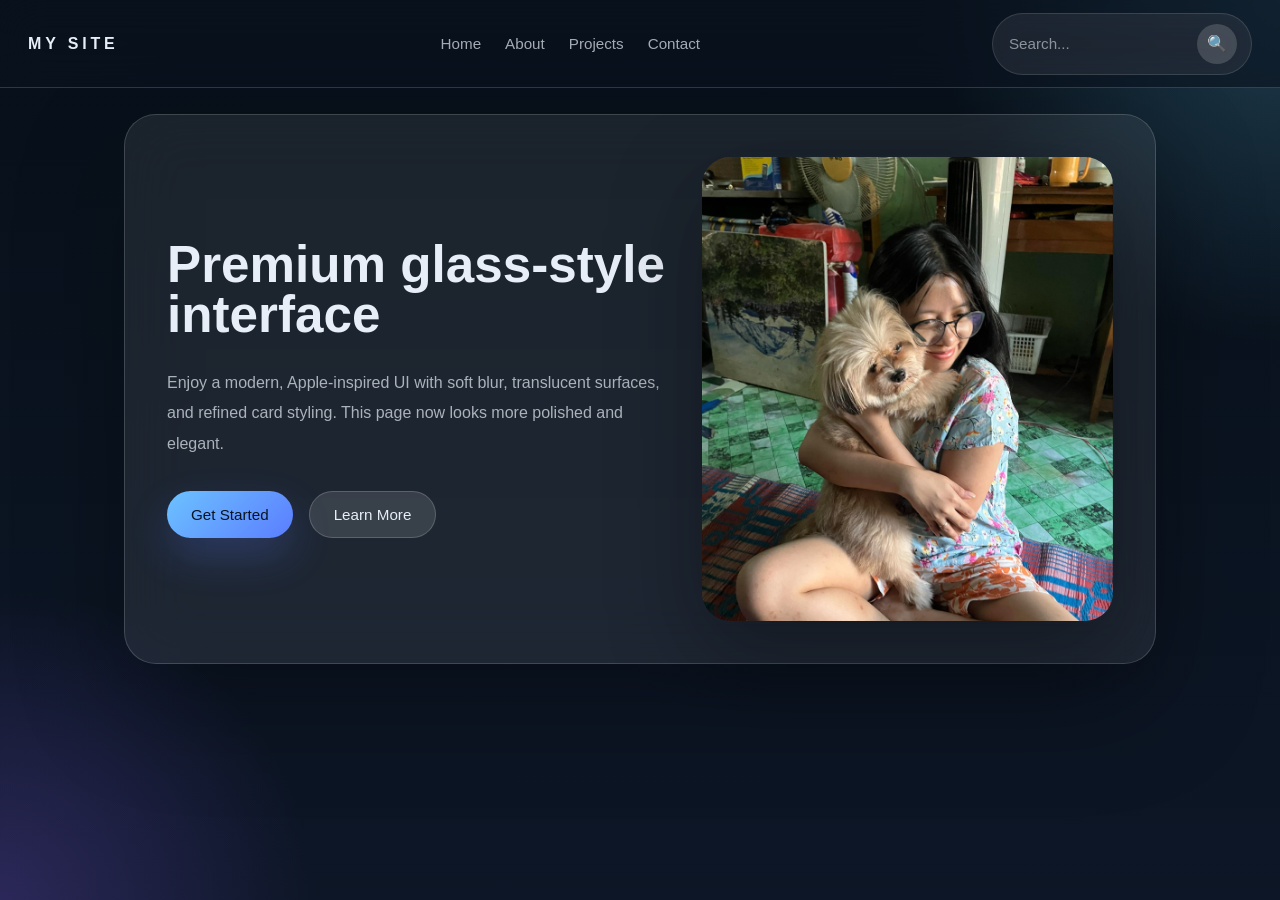
<file: Projects /index.html>
<!DOCTYPE html>
<html lang="en">
<head>
    <meta charset="UTF-8">
    <meta name="viewport" content="width=device-width, initial-scale=1.0">
    <title>Document</title>
    <style>
        :root {
            color-scheme: dark;
            --bg: #0a1220;
            --text: #e8eef7;
            --muted: rgba(232,238,247,0.7);
            --accent: #70d4ff;
            --glass: rgba(255,255,255,0.12);
            --glass-strong: rgba(255,255,255,0.18);
            --border: rgba(255,255,255,0.16);
        }

        * {
            box-sizing: border-box;
        }

        body {
            margin: 0;
            min-height: 100vh;
            font-family: -apple-system, BlinkMacSystemFont, 'Segoe UI', sans-serif;
            background: radial-gradient(circle at top right, rgba(112,212,255,0.22), transparent 22%),
                        radial-gradient(circle at bottom left, rgba(140,98,255,0.24), transparent 20%),
                        linear-gradient(180deg, #071019 0%, #0d1626 100%);
            color: var(--text);
            padding-top: 88px;
        }

        .top-nav {
            position: fixed;
            top: 0;
            left: 0;
            right: 0;
            height: 88px;
            display: flex;
            align-items: center;
            justify-content: space-between;
            padding: 0 28px;
            background: rgba(10, 18, 32, 0.62);
            backdrop-filter: blur(22px);
            border-bottom: 1px solid var(--border);
            z-index: 1000;
        }

        .brand {
            font-size: 1rem;
            letter-spacing: 0.24em;
            text-transform: uppercase;
            color: var(--text);
            font-weight: 700;
        }

        .menu {
            display: flex;
            gap: 24px;
            margin-left: 30px;
        }

        .top-nav a {
            color: var(--muted);
            text-decoration: none;
            font-size: 0.95rem;
            transition: color 180ms ease;
        }

        .top-nav a:hover {
            color: var(--text);
        }

        .search-form {
            display: flex;
            align-items: center;
            gap: 10px;
            padding: 10px 14px;
            border-radius: 999px;
            background: rgba(255,255,255,0.08);
            border: 1px solid rgba(255,255,255,0.12);
            backdrop-filter: blur(16px);
        }

        .search-input {
            width: 180px;
            border: none;
            background: transparent;
            color: var(--text);
            outline: none;
            font-size: 0.95rem;
        }

        .search-input::placeholder {
            color: rgba(232,238,247,0.55);
        }

        .search-btn {
            width: 40px;
            height: 40px;
            border: none;
            border-radius: 50%;
            background: rgba(255,255,255,0.16);
            color: var(--text);
            cursor: pointer;
            font-size: 1rem;
            transition: transform 180ms ease, background 180ms ease;
        }

        .search-btn:hover {
            background: rgba(255,255,255,0.24);
            transform: translateY(-1px);
        }

        .page-shell {
            max-width: 1080px;
            margin: 0 auto;
            padding: 0 24px 60px;
        }

        .hero-card {
            margin-top: 26px;
            display: grid;
            grid-template-columns: 1.1fr 0.9fr;
            gap: 32px;
            align-items: center;
            padding: 42px;
            border-radius: 32px;
            background: rgba(255,255,255,0.08);
            border: 1px solid var(--border);
            box-shadow: 0 40px 110px rgba(0,0,0,0.28);
            backdrop-filter: blur(30px);
        }

        .hero-content h1 {
            margin: 0;
            font-size: clamp(3rem, 4vw, 4.4rem);
            line-height: 0.98;
        }

        .hero-content p {
            margin: 28px 0 0;
            max-width: 560px;
            color: var(--muted);
            font-size: 1rem;
            line-height: 1.9;
        }

        .hero-actions {
            display: flex;
            gap: 16px;
            flex-wrap: wrap;
            margin-top: 32px;
        }

        .button-primary,
        .button-secondary {
            border: none;
            border-radius: 999px;
            padding: 14px 24px;
            cursor: pointer;
            font-size: 0.95rem;
            transition: transform 180ms ease, box-shadow 180ms ease;
        }

        .button-primary {
            background: linear-gradient(135deg, #6cc2ff 0%, #5b7dff 100%);
            color: #081420;
            box-shadow: 0 18px 40px rgba(92,124,255,0.24);
        }

        .button-secondary {
            background: rgba(255,255,255,0.12);
            color: var(--text);
            border: 1px solid rgba(255,255,255,0.18);
        }

        .button-primary:hover,
        .button-secondary:hover {
            transform: translateY(-2px);
        }

        .hero-image {
            width: 100%;
            border-radius: 28px;
            box-shadow: 0 30px 90px rgba(0,0,0,0.35);
            object-fit: cover;
            max-height: 540px;
        }

        @media (max-width: 900px) {
            .hero-card {
                grid-template-columns: 1fr;
                padding: 32px;
            }

            .search-input {
                width: 120px;
            }
        }

        @media (max-width: 640px) {
            .top-nav {
                padding: 0 16px;
            }

            .menu {
                display: none;
            }

            .hero-card {
                padding: 24px;
            }

            .search-form {
                width: 100%;
                justify-content: space-between;
            }
        }
    </style>
</head>
<body>
<nav class="top-nav">
    <div class="brand">My Site</div>
    <div class="menu">
        <a href="#home">Home</a>
        <a href="#about">About</a>
        <a href="#projects">Projects</a>
        <a href="#contact">Contact</a>
    </div>
    <form class="search-form" action="#" onsubmit="return false;">
        <input class="search-input" type="search" placeholder="Search..." aria-label="Search">
        <button class="search-btn" aria-label="Search">🔍</button>
    </form>
</nav>
<div class="page-shell">
    <section class="hero-card">
        <div class="hero-content">
            <h1>Premium glass-style interface</h1>
            <p>Enjoy a modern, Apple-inspired UI with soft blur, translucent surfaces, and refined card styling. This page now looks more polished and elegant.</p>
            <div class="hero-actions">
                <button class="button-primary" onclick="location.href='main.html'">Get Started</button>
                <button class="button-secondary">Learn More</button>
            </div>
        </div>
        <img class="hero-image" src="images/thiri.JPG" alt="Thiri">
    </section>
</div>
</body>
</html>
</file>
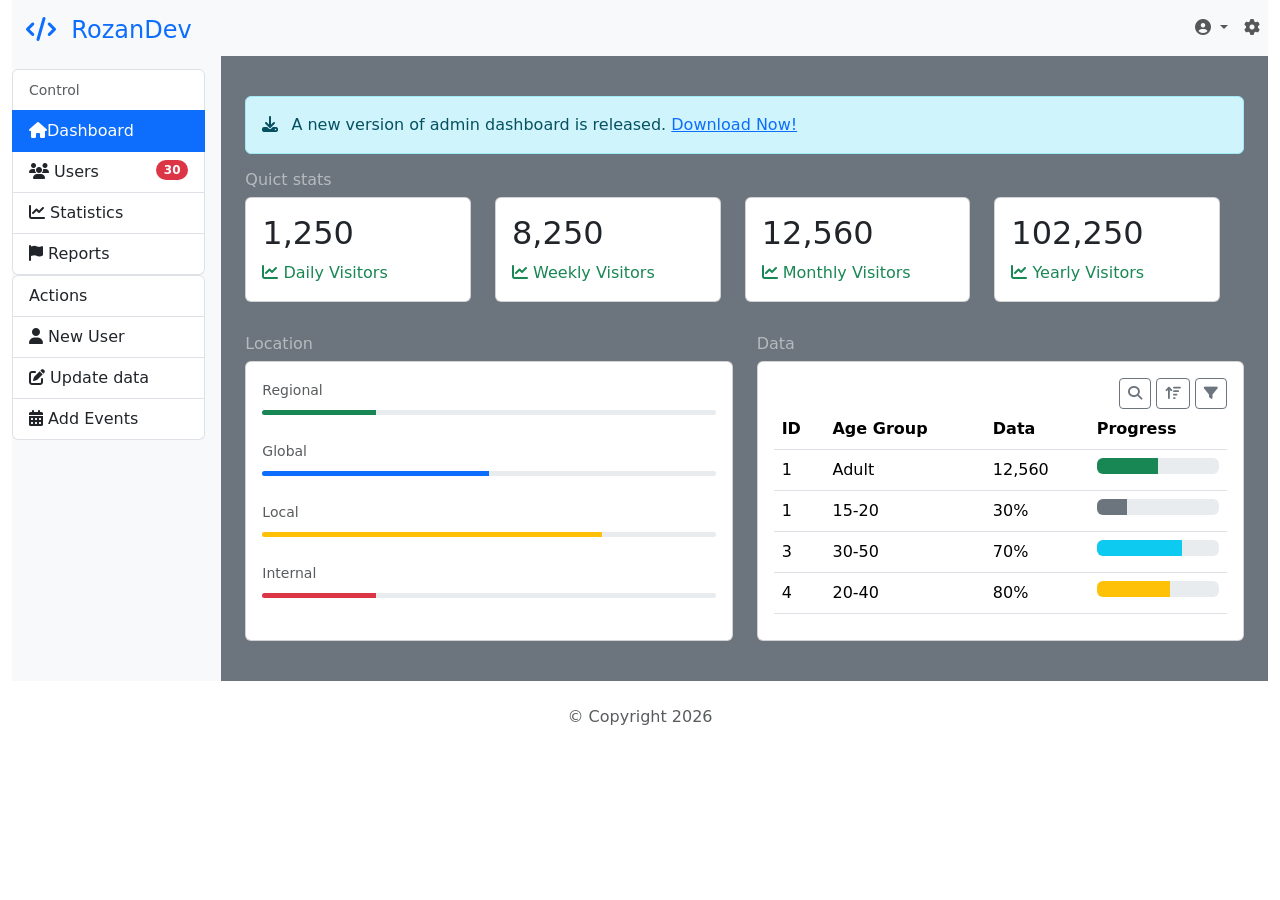
<file: Projects /divplay.html>
<!doctype html>
<html lang="en">
  <head>
    <meta charset="UTF-8" />
    <meta name="viewport" content="width=device-width, initial-scale=1.0" />
    <title>Responsive Dashboard</title>
  </head>
  <link
    href="https://cdn.jsdelivr.net/npm/bootstrap@5.3.7/dist/css/bootstrap.min.css"
    rel="stylesheet"
  />
  <link
    rel="stylesheet"
    href="https://cdnjs.cloudflare.com/ajax/libs/font-awesome/6.7.2/css/all.min.css"
  />
  <body>
    <div class="container-fluid">
      <div class="row g-0">
        <nav class="col-2 bg-light pe-3">
          <h1 class="h4 py-3 text-center text-primary">
            <i class="fas fa-code me-2"></i>
            <span class="d-none d-lg-inline">RozanDev</span>
          </h1>
          <div class="list-group text-center text-lg-start">
            <span class="list-group-item disabled d-none d-lg-block">
              <small>Control</small>
            </span>
            <a class="list-group-item list-group-item-action active" href="#">
              <i class="fas fa-home"></i
              ><span class="d-none d-lg-inline">Dashboard</span>
            </a>
            <a class="list-group-item list-group-item-action" href="#">
              <i class="fas fa-users"></i>
              <span class="d-none d-lg-inline">Users</span>
              <span
                class="badge bg-danger d-none d-lg-inline rounded-pill float-end"
                >30</span
              >
            </a>
            <a class="list-group-item list-group-item-action" href="#">
              <i class="fas fa-chart-line"></i>
              <span class="d-none d-lg-inline">Statistics</span>
            </a>
            <a class="list-group-item list-group-action" href="#">
              <i class="fas fa-flag"></i>
              <span class="d-none d-lg-inline">Reports</span>
            </a>
          </div>
          <div class="list-group text-center text-lg-start">
            <span class="list-group-item disable d-none d-lg-inline"
              >Actions</span
            >
            <a class="list-group-item list-group-item-action" href="#">
              <i class="fas fa-user"></i>
              <span class="d-none d-lg-inline">New User</span>
            </a>
            <a class="list-group-item list-group-item-action" href="#">
              <i class="fas fa-edit"></i>
              <span class="d-none d-lg-inline">Update data</span> </a
            ><a class="list-group-item list-group-item-action" href="#">
              <i class="fas fa-calendar-alt"></i>
              <span class="d-none d-lg-inline">Add Events</span>
            </a>
          </div>
        </nav>
        <main class="col-10 bg-secondary">
          <nav class="navbar navbar-expand-lg navbar-light bg-light">
            <div class="flex-fill"></div>
            <ul class="navbar-nav">
              <li class="nav-item dropdown">
                <a
                  class="nav-link dropdown-toggle"
                  data-bs-toggle="dropdown"
                  href="#"
                >
                  <i class="fas fa-user-circle"></i>
                </a>
                <ul class="dropdown-menu dropdown-menu-end">
                  <a class="dropdown-item" href="#">User Profile</a>
                  <a class="dropdown-item" href="#">logout</a>
                </ul>
              </li>
              <li class="nav-item">
                <a href="#" class="nav-link"><i class="fas fa-cog"></i></a>
              </li>
            </ul>
          </nav>
          <div class="container-fluid mt-3 p-4">
            <div class="row mb-3">
              <div class="col">
                <div class="alert alert-info">
                  <i class="fas fa-download me-2"></i> A new version of admin
                  dashboard is released. <a href="#">Download Now!</a>
                </div>
              </div>
              <div class="row flex-column flex-lg-row">
                <h2 class="h6 text-white-50">Quict stats</h2>
                <div class="col">
                  <div class="card mb-3">
                    <div class="card-body">
                      <h3 class="card-title h2">1,250</h3>
                      <span class="text-success">
                        <i class="fas fa-chart-line"></i> Daily Visitors
                      </span>
                    </div>
                  </div>
                </div>
                <div class="col">
                  <div class="card mb-3">
                    <div class="card-body">
                      <h3 class="card-title h2">8,250</h3>
                      <span class="text-success">
                        <i class="fas fa-chart-line"></i> Weekly Visitors
                      </span>
                    </div>
                  </div>
                </div>
                <div class="col">
                  <div class="card mb-3">
                    <div class="card-body">
                      <h3 class="card-title h2">12,560</h3>
                      <span class="text-success">
                        <i class="fas fa-chart-line"></i> Monthly Visitors
                      </span>
                    </div>
                  </div>
                </div>
                <div class="col">
                  <div class="card mb-3">
                    <div class="card-body">
                      <h3 class="card-title h2">102,250</h3>
                      <span class="text-success">
                        <i class="fas fa-chart-line"></i> Yearly Visitors
                      </span>
                    </div>
                  </div>
                </div>
              </div>
            </div>

            <div class="row flex-column flex-lg-row">
              <div class="col">
                <h2 class="h6 text-white-50">Location</h2>
                <div class="card mb-3" style="height: 280px">
                  <div class="card-body">
                    <small class="card-title text-muted">Regional</small>
                    <div class="progress mb-4 mt-2" style="height: 5px">
                      <div class="progress-bar bg-success w-25"></div>
                    </div>
                    <small class="text-muted">Global</small>
                    <div class="progress mb-4 mt-2" style="height: 5px">
                      <div class="progress-bar bg-primary w-50"></div>
                    </div>
                    <small class="text-muted">Local</small>
                    <div class="progress mb-4 mt-2" style="height: 5px">
                      <div class="progress-bar bg-warning w-75"></div>
                    </div>
                    <small class="text-muted">Internal</small>
                    <div class="progress mb-4 mt-2" style="height: 5px">
                      <div class="progress-bar bg-danger w-25"></div>
                    </div>
                  </div>
                </div>
              </div>
              <div class="col">
                <h2 class="h6 text-white-50">Data</h2>
                <div class="card mb-3" style="height: 280px">
                  <div class="card-body">
                    <div class="text-end">
                      <button class="btn btn-sm btn-outline-secondary">
                        <i class="fas fa-search"></i>
                      </button>
                      <button class="btn btn-sm btn-outline-secondary">
                        <i class="fas fa-sort-amount-up"></i>
                      </button>
                      <button class="btn btn-sm btn-outline-secondary">
                        <i class="fas fa-filter"></i>
                      </button>
                    </div>
                    <table class="table">
                      <tr>
                        <th>ID</th>
                        <th>Age Group</th>
                        <th>Data</th>
                        <th>Progress</th>
                      </tr>
                      <tr>
                        <td>1</td>
                        <td>Adult</td>
                        <td>12,560</td>
                        <td>
                          <div class="progress">
                            <div
                              class="progress-bar bg-success"
                              style="width: 50%"
                            ></div>
                          </div>
                        </td>
                      </tr>
                      <tr>
                        <td>1</td>
                        <td>15-20</td>
                        <td>30%</td>
                        <td>
                          <div class="progress">
                            <div class="progress-bar bg-secondary w-25"></div>
                          </div>
                        </td>
                      </tr>
                      <tr>
                        <td>3</td>
                        <td>30-50</td>
                        <td>70%</td>
                        <td>
                          <div class="progress">
                            <div
                              class="progress-bar bg-info"
                              style="width: 70%"
                            ></div>
                          </div>
                        </td>
                      </tr>
                      <tr>
                        <td>4</td>
                        <td>20-40</td>
                        <td>80%</td>
                        <td>
                          <div class="progress">
                            <div
                              class="progress-bar bg-warning"
                              style="width: 60%"
                            ></div>
                          </div>
                        </td>
                      </tr>
                    </table>
                  </div>
                </div>
              </div>
            </div>
          </div>
        </main>
      </div>
    </div>
    <script src="https://cdn.jsdelivr.net/npm/bootstrap@5.3.7/dist/js/bootstrap.bundle.min.js"></script>
  </body>
  <footer class="text-center py-4 text-muted">&copy; Copyright 2026</footer>
</html>
</file>
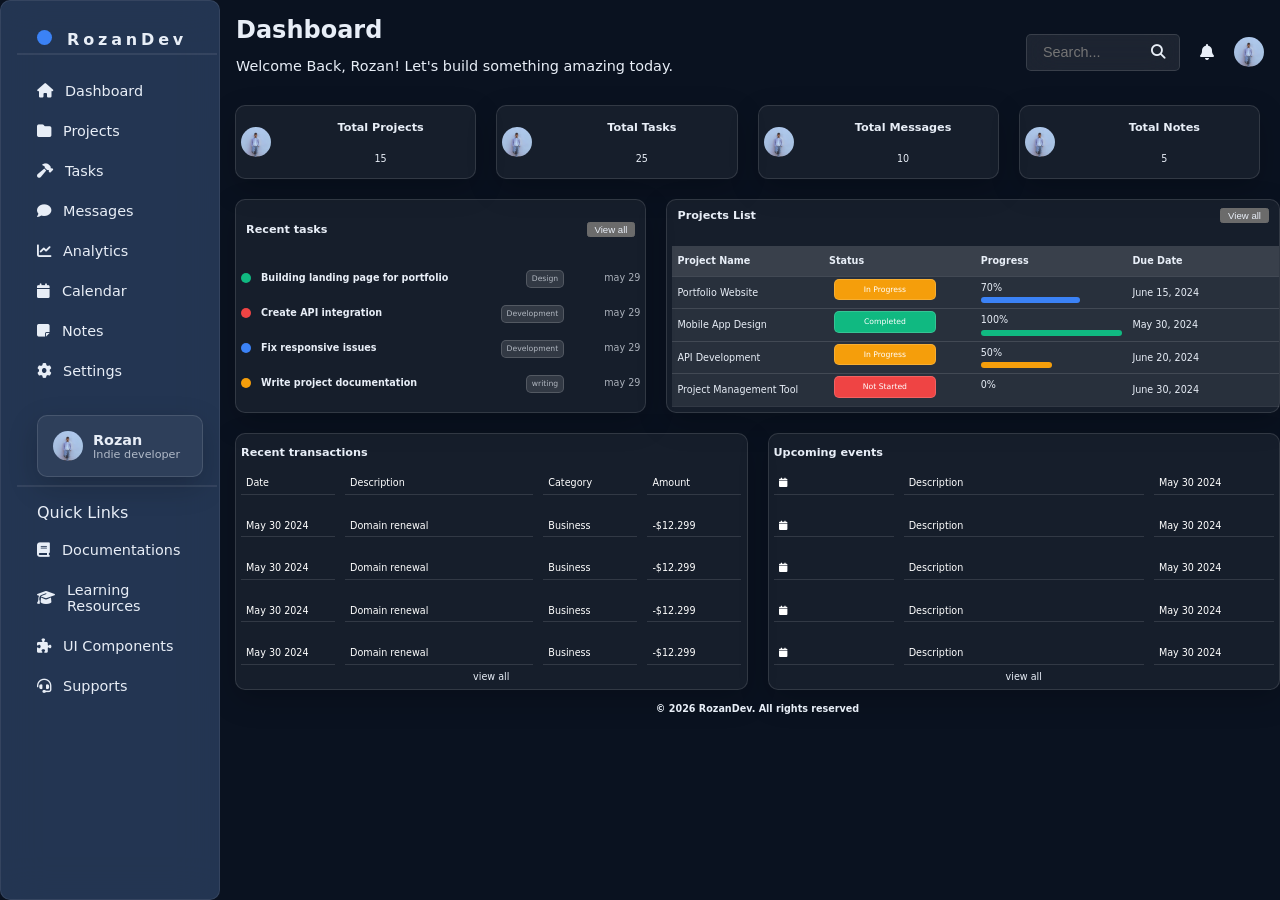
<file: Projects /main.html>
<!doctype html>
<html lang="en">
  <head>
    <meta charset="UTF-8" />
    <meta name="viewport" content="width=device-width, initial-scale=1.0 " />
    <link
      rel="stylesheet"
      href="https://cdnjs.cloudflare.com/ajax/libs/font-awesome/6.5.1/css/all.min.css"
    />
    <link rel="stylesheet" href="style.css" />
    <title>Main</title>
  </head>
  <body>
    <nav class="top-nav">
      <div>
        <div class="logo"><h2>RozanDev</h2></div>

        <hr />
        <ul class="menu">
          <li><i class="fa-solid fa-house"></i> Dashboard</li>
          <li><i class="fa-solid fa-folder"></i>Projects</li>
          <li><i class="fa-solid fa-hammer"></i>Tasks</li>
          <li><i class="fa-solid fa-comment"></i>Messages</li>
          <li><i class="fa-solid fa-chart-line"></i>Analytics</li>
          <li><i class="fa-solid fa-calendar"></i>Calendar</li>
          <li><i class="fa-solid fa-sticky-note"></i>Notes</li>
          <li><i class="fa-solid fa-cog"></i>Settings</li>
        </ul>
      </div>
      <div class="profile">
        <div class="profile-card">
          <img src="images/rozan.jpeg" alt="Profile Picture" />

          <div class="profile-info">
            <h3>Rozan</h3>
            <p>Indie developer</p>
          </div>
        </div>
        <hr />

        <p style="margin-left: 20px; margin-bottom: 0px">Quick Links</p>
        <ul class="menu">
          <li><i class="fa-solid fa-book"></i> Documentations</li>
          <li><i class="fa-solid fa-graduation-cap"></i> Learning Resources</li>
          <li><i class="fa-solid fa-puzzle-piece"></i> UI Components</li>
          <li><i class="fa-solid fa-headset"></i> Supports</li>
        </ul>
      </div>
    </nav>
    <div class="horizontal-nav">
      <div class="banner-title">
        <h1>Dashboard</h1>
        <p>Welcome Back, Rozan! Let's build something amazing today.</p>
      </div>
      <div class="banner">
        <div class="search-box">
          <input type="text" placeholder="Search..." />
          <i class="fa-solid fa-magnifying-glass"></i>
        </div>
        <i class="fa-solid fa-bell"></i>
        <img src="images/rozan.jpeg" alt="Profile Picture" />
      </div>
    </div>

    <div class="datacount">
      <div class="data">
        <img src="images/rozan.jpeg" alt="Project" />
        <section>
          <h3>Total Projects</h3>
          <p>15</p>
        </section>
      </div>
      <div class="data">
        <img src="images/rozan.jpeg" alt="Project" />
        <section>
          <h3>Total Tasks</h3>
          <p>25</p>
        </section>
      </div>
      <div class="data">
        <img src="images/rozan.jpeg" alt="Project" />
        <section>
          <h3>Total Messages</h3>
          <p>10</p>
        </section>
      </div>
      <div class="data">
        <img src="images/rozan.jpeg" alt="Project" />
        <section>
          <h3>Total Notes</h3>
          <p>5</p>
        </section>
      </div>
    </div>
    <div class="page-shell">
      <div class="task-card">
        <nav class="task-header">
          <h3>Recent tasks</h3>
          <button>View all</button>
        </nav>
        <div class="task-list">
          <div class="task-item">
            <span class="greendot"></span>
            <h4>Building landing page for portfolio</h4>
            <span class="tag">Design</span>
            <span>may 29</span>
          </div>
          <div class="task-item">
            <span class="reddot"></span>
            <h4>Create API integration</h4>
            <span class="tag">Development</span>
            <span>may 29</span>
          </div>

          <div class="task-item">
            <span class="bluedot"></span>
            <h4>Fix responsive issues</h4>
            <span class="tag">Development</span>
            <span>may 29</span>
          </div>
          <div class="task-item">
            <span class="yellowdot"></span>
            <h4>Write project documentation</h4>
            <span class="tag">writing</span>
            <span>may 29</span>
          </div>
        </div>
      </div>

      <div class="project-card">
        <nav class="task-header">
          <h3>Projects List</h3>
          <button>View all</button>
        </nav>
        <div class="project-table">
          <table>
            <tr>
              <th>Project Name</th>
              <th>Status</th>
              <th>Progress</th>
              <th>Due Date</th>
            </tr>
            <tr>
              <td>Portfolio Website</td>
              <td class="tag" style="background-color: #f59e0b; color: white">
                In Progress
              </td>
              <td>
                70%
                <div
                  class="progress-bar"
                  style="width: 70%; background-color: #3b82f6"
                ></div>
              </td>
              <td>June 15, 2024</td>
            </tr>
            <tr>
              <td>Mobile App Design</td>
              <td class="tag" style="background-color: #10b981; color: white">
                Completed
              </td>
              <td>
                100%
                <div
                  class="progress-bar"
                  style="width: 100%; background-color: #10b981"
                ></div>
              </td>
              <td>May 30, 2024</td>
            </tr>
            <tr>
              <td>API Development</td>
              <td class="tag" style="background-color: #f59e0b; color: white">
                In Progress
              </td>
              <td>
                50%
                <div
                  class="progress-bar"
                  style="width: 50%; background-color: #f59e0b"
                ></div>
              </td>
              <td>June 20, 2024</td>
            </tr>
            <tr>
              <td>Project Management Tool</td>
              <td class="tag" style="background-color: #ef4444; color: white">
                Not Started
              </td>
              <td>
                0%
                <div
                  class="progress-bar"
                  style="width: 0%; background-color: #ef4444"
                ></div>
              </td>
              <td>June 30, 2024</td>
            </tr>
          </table>
        </div>
      </div>
    </div>
    <div class="notice-board">
      <div class="recent">
        <div class="notice-header">
          <h3>Recent transactions</h3>
        </div>
        <div class="transation-grid">
          <div class="grid-item">Date</div>
          <div class="grid-item">Description</div>
          <div class="grid-item">Category</div>
          <div class="grid-item">Amount</div>
          <div class="grid-item">May 30 2024</div>
          <div class="grid-item">Domain renewal</div>
          <div class="grid-item">Business</div>
          <div class="grid-item">-$12.299</div>
          <div class="grid-item">May 30 2024</div>
          <div class="grid-item">Domain renewal</div>
          <div class="grid-item">Business</div>
          <div class="grid-item">-$12.299</div>
          <div class="grid-item">May 30 2024</div>
          <div class="grid-item">Domain renewal</div>
          <div class="grid-item">Business</div>
          <div class="grid-item">-$12.299</div>
          <div class="grid-item">May 30 2024</div>
          <div class="grid-item">Domain renewal</div>
          <div class="grid-item">Business</div>
          <div class="grid-item">-$12.299</div>
        </div>
        <div class="notice-footer">view all</div>
      </div>
      <div class="upcoming">
        <div class="notice-header">
          <h3>Upcoming events</h3>
        </div>
        <div class="event-grid">
          <div class="grid-item"><i class="fa-solid fa-calendar"></i></div>
          <div class="grid-item">Description</div>
          <div class="grid-item">May 30 2024</div>

          <div class="grid-item"><i class="fa-solid fa-calendar"></i></div>
          <div class="grid-item">Description</div>
          <div class="grid-item">May 30 2024</div>

          <div class="grid-item"><i class="fa-solid fa-calendar"></i></div>
          <div class="grid-item">Description</div>
          <div class="grid-item">May 30 2024</div>

          <div class="grid-item"><i class="fa-solid fa-calendar"></i></div>
          <div class="grid-item">Description</div>
          <div class="grid-item">May 30 2024</div>

          <div class="grid-item"><i class="fa-solid fa-calendar"></i></div>
          <div class="grid-item">Description</div>
          <div class="grid-item">May 30 2024</div>
        </div>
        <div class="notice-footer">view all</div>
      </div>
    </div>
    <footer>
      <div class="footer">
        <h4>&copy; 2026 RozanDev. All rights reserved</h4>
      </div>
    </footer>
  </body>
</html>
</file>
<file: Projects /style.css>
:root {
        color-scheme: dark;
        --bg: #0a1220;
        --text: #e8eef7;
        --muted: rgba(232, 238, 247, 0.7);
        --accent: #70d4ff;
        --glass: rgba(255, 255, 255, 0.12);
        --glass-strong: rgba(255, 255, 255, 0.18);
        --border: rgba(255, 255, 255, 0.16);
      }
      *,
      *::before,
      *::after {
        box-sizing: border-box;
      }
      html,
      body {
        margin: 0;
        min-height: 100%;
        font-family:
          system-ui,
          -apple-system,
          BlinkMacSystemFont,
          "Segoe UI",
          sans-serif;
        background: var(--bg);
        color: var(--text);
      }
      .top-nav {
        position: fixed;
        top: 0;
        left: 0;
        width: 220px;
        height: 100vh;
        display: flex;
        flex-direction: column;
        border: 1px solid rgba(255, 255, 255, 0.08);
        border-radius: 10px;
        padding: 16px;
        background: rgba(53, 76, 114, 0.62);
        backdrop-filter: blur(22px);
        overflow: auto;
      }
      .top-nav a {
        color: var(--text);
        text-decoration: none;
      }
      .logo {
        width: 15px;
        height: 15px;
        background: #3b82f6;
        border-radius: 50%;
        margin-left: 20px;
      }
      .logo h2 {
        font-size: 1rem;
        letter-spacing: 0.24em;
        text-align: center;
        margin-left: 30px;
        font-weight: 700;
      }

      hr {
        border: 1px solid rgba(255, 255, 255, 0.08);
        width: 200px;
        padding: 0;
        margin-left: 0;
      }

      .menu {
        display: flex;
        flex-direction: column;
        justify-content: flex-start;
        gap: 24px;
        padding: 20px;
        margin-top: 0;
        list-style: none;
      }
      .menu li {
        display: flex;
        align-items: center;
        gap: 12px;
        font-size: 0.9rem;
        color: var(--text);
        cursor: pointer;
      }
      .menu li:hover {
        background: rgba(8, 8, 8, 0.24);
        transform: translateY(-1px);
        cursor: pointer;
        transition: 0.3s;
        width: 100%;
      }
      img {
        display: block;
        width: 30px;
        height: 30px;
        border-radius: 50%;
        object-fit: cover;
      }
      .profile-info {
        display: flex;
        flex-direction: column;
        padding: 0;
      }
      .profile-info h3 {
        font-size: 0.9rem;
        color: var(--text);
        margin: 0;
      }
      .profile-info p {
        font-size: 0.7rem;
        color: var(--muted);
        margin: 0;
        text-align: center;
      }
      .profile-info span {
        font-size: 0.6rem;
        color: var(--accent);
      }
      .profile-card {
        display: flex;

        margin-left: 20px;
        align-items: center;
        gap: 10px;
        border: 1px solid rgba(255, 255, 255, 0.12);
        border-radius: 10px;
        padding: 15px;
        background: rgba(255, 255, 255, 0.05);
        box-shadow: 0 10px 30px rgba(0, 0, 0, 0.2);
      }
      .profile-card :hover {
        background: rgba(8, 8, 8, 0.24);
        transform: translateY(-1px);
        cursor: pointer;
        transition: 0.3s;
        width: 100%;
      }
      .horizontal-nav {
        display: flex;
        flex-flow: row-wrap;
        margin-left: 220px;
        margin-right: 0px;
        align-items: center;
        gap: 20px;

        padding: 16px;
        background: transparent;
      }
      .banner-title {
        display: flex;
        width: 100%;
        justify-content: flex-start;
        flex-direction: column;
      }
      .banner {
        display: flex;
        align-items: center;
        gap: 20px;

        margin-right: 0px;
        flex-direction: row;
        background: transparent;
        justify-content: flex-end;
        padding-top: 0px;
      }
      .horizontal-nav h1 {
        display: flex;
        justify-content: flex-start;
        top: 0;
        color: var(--text);
        padding-top: 0px;
        font-size: 1.5rem;
        margin: 0;
      }
      .search-box {
        display: flex;
        align-items: center;
        flex-direction: row;
        gap: 10px;
        padding: 10px 14px;
        border-radius: 5px;
        background: rgba(255, 255, 255, 0.08);
        border: 1px solid rgba(255, 255, 255, 0.12);
        backdrop-filter: blur(16px);

        font-size: 0.9rem;
      }
      .search-box input {
        display: flex;
        align-items: center;

        border: none;
        background: transparent;
        color: var(--text);
        outline: none;

        width: 100px;
        height: 10px;
        font-size: 0.9rem;
        flex-wrap: wrap;
      }

      .horizontal-nav p {
        display: flex;
        justify-content: flex-start;
        font-size: 0.9rem;
        flex-wrap: wrap;
      }

      .datacount {
        align-items: center;
        display: flex;
        margin-left: 235px;
        flex-wrap: wrap;
        flex-direction: row;
      }

      .data {
        display: flex;
        align-items: center;
        flex: 1;
        margin-right: 20px;
        border: 1px solid rgba(255, 255, 255, 0.12);
        border-radius: 10px;
        padding: 5px;
        background: rgba(255, 255, 255, 0.05);
        box-shadow: 0 10px 30px rgba(0, 0, 0, 0.2);
        flex-wrap: wrap;
      }
      .data section {
        display: flex;
        flex-direction: column;
        margin-left: auto;
        text-align: center;
        align-items: center;
        margin-left: 20px;
        line-height: 1;
        font-size: 0.6rem;
        flex: 1;
      }
      .page-shell {
        display: flex;
        flex-direction: row;
        margin-left: 235px;
        gap: 20px;
        margin-top: 20px;

        justify-content: center;
      }
      .task-card {
        display: flex;
        align-items: center;
        flex: 4;
        flex-wrap: wrap;
        border: 1px solid rgba(255, 255, 255, 0.12);
        border-radius: 10px;
        padding: 5px;
        padding-right: 0px;
        box-shadow: 0 10px 30px rgba(0, 0, 0, 0.2);
        background: rgba(255, 255, 255, 0.05);
        line-height: 0.4;
        font-size: 0.6rem;
      }
      .task-header {
        display: flex;
        align-items: center;
        justify-content: space-between;
        line-height: 0.5;
        font-size: 0.6rem;
        width: 100%;
      }
      .task-header h3 {
        display: flex;
        flex: auto;
        line-height: 1;
        color: var(--text);
        margin: 5px;
      }
      .task-header button {
        display: flex;

        align-items: center;
        justify-content: flex-end;
        height: 15px;
        color: var(--text);
        line-height: 1;
        font-size: 0.6rem;
        margin-right: 10px;

        cursor: pointer;
      }
      .task-list {
        display: flex;
        flex: 1;
        flex-direction: column;
        gap: 15px;
        line-height: 0.5;
        font-size: 0.6rem;
      }
      .task-item {
        display: flex;
        flex-direction: row;

        align-items: center;
        line-height: 1rem;
        font-size: 0.6rem;
      }
      .task-item h4 {
        display: flex;
        flex: 1;
        line-height: 1.2;
        color: var(--text);
        margin: 0;
      }
      .bluedot {
        width: 10px;
        height: 10px;
        background: #3b82f6;
        border-radius: 50%;
        margin-right: 10px;
      }
      .greendot {
        width: 10px;
        height: 10px;
        background: #10b981;
        border-radius: 50%;
        margin-right: 10px;
      }
      .yellowdot {
        width: 10px;
        height: 10px;
        background: #f59e0b;
        border-radius: 50%;
        margin-right: 10px;
      }
      .reddot {
        width: 10px;
        height: 10px;
        background: #ef4444;
        border-radius: 50%;
        margin-right: 10px;
      }
      .tag {
        display: flex;
        justify-content: center;
        background: rgba(255, 255, 255, 0.12);
        border: 1px solid rgba(255, 255, 255, 0.16);
        border-radius: 5px;
        padding: 0px 6px;
        align-items: center;
        font-size: 0.5rem;
        color: var(--muted);
        margin-top: 2px;
        margin-left: 10px;
        margin-right: 60px;
        flex-wrap: wrap;
        transition: background 0.3s, transform 0.3s;
      }
      .tag:hover {
        background: rgb(210, 133, 133);
        transform: translateY(-1px);
        cursor: pointer;
      }

      .task-item span {
        display: flex;
        justify-content: flex-end;
        padding-right: 5px;
        text-align: right;
        color: var(--muted);
      }

      /* Responsive design for .tag */
      @media (max-width: 1440px) {
        .tag {
          margin-right: 40px;
          font-size: 0.48rem;
          padding: 0px 5px;
        }
      }

      @media (max-width: 1024px) {
        .tag {
          margin-right: 20px;
          font-size: 0.46rem;
          padding: 0px 4px;
        }
      }

      @media (max-width: 768px) {
        .tag {
          margin-right: 10px;
          margin-left: 5px;
          font-size: 0.45rem;
          padding: 0px 4px;
          flex: 1;
          min-width: fit-content;
        }
      }

      @media (max-width: 480px) {
        .tag {
          margin-right: auto;
          margin-left: 0;
          font-size: 0.4rem;
          padding: 2px 4px;
          flex: 0 1 auto;
          width: auto;
        }
      }
      .project-card {
        display: flex;
        align-items: center;
        flex: 6;
        flex-wrap: wrap;
        border: 1px solid rgba(255, 255, 255, 0.12);
        border-radius: 10px;
        padding: 5px;
        padding-right: 0px;
        box-shadow: 0 10px 30px rgba(0, 0, 0, 0.2);
        background: rgba(255, 255, 255, 0.05);
      }
      .project-table {
        display: flex;
        align-items: center;
        margin-top: 20px;
        flex-wrap: wrap;
      }
      .project-table table {
        position: relative;
        width: 100%;
        border-collapse: collapse;
        table-layout: fixed;
        line-height: 1.2;
        font-size: 0.6rem;
      }
      .project-table th,
      .project-table td {
        text-align: left;
        padding: 5px;
        flex: 1;
      }
      .project-table th {
        background: rgba(255, 255, 255, 0.08);
        border-bottom: 1px solid rgba(255, 255, 255, 0.12);
      }
      .project-table tr {
        text-align: left;
        height: 30px;
        background: rgba(255, 255, 255, 0.08);
        border-bottom: 1px solid rgba(255, 255, 255, 0.12);
      }
      .progress-bar {
        height: 6px;
        background: var(--accent);
        border-radius: 3px;
        margin-top: 4px;
      }
      .notice-board {
        display: flex;
        gap: 20px;
        margin-left: 235px;
        margin-top: 20px;
      }
      .recent,
      .upcoming {
        flex: 1;
        border: 1px solid rgba(255, 255, 255, 0.12);
        border-radius: 10px;
        padding: 5px;
        box-shadow: 0 10px 30px rgba(0, 0, 0, 0.2);
        background: rgba(255, 255, 255, 0.05);
        line-height: 0.5;
        font-size: 0.6rem;
      }

      .notice-footer {
        display: flex;
        justify-content: center;
        padding: 5px;
        color: var(--text);
        cursor: pointer;
      }
      .transation-grid {
        display: grid;
        row-gap: 10px;
        grid-template-columns: 1fr 2fr 1fr 1fr;
        gap: 10px;
      }
      .event-grid {
        display: grid;
        row-gap: 10px;
        grid-template-columns: 1fr 2fr 1fr;
        gap: 10px;

        border-radius: 10px;
      }
      .grid-item {
        margin-top: 5px;
        margin-bottom: 5px;
        padding: 5px;
        color: white;
        border-bottom: 1px solid rgba(255, 255, 255, 0.12);
        line-height: 1.2;
      }
      .footer {
        display: flex;

        text-align: center;
        margin-left: 235px;
        justify-content: center;
        align-items: center;
        padding: center;
        font-size: 0.6rem;
        text-decoration: none;
      }
       /* @media (max-width: 1024px) {
            .top-nav {
                width: 260px;
            }
            .horizontal-nav {
                left: 280px;
                width: calc(100% - 300px);
            }
            .page-shell,
            .datacount {
                margin-left: 280px;
            }
        }

        @media (max-width: 860px) {
            .top-nav {
                position: relative;
                width: 100%;
                height: auto;
                border-radius: 0;
                padding: 16px 12px;
            }
            .horizontal-nav {
                position: relative;
                left: auto;
                top: auto;
                width: 100%;
                margin-left: 0;
                flex-direction: column;
                align-items: stretch;
                padding: 16px 12px;
            }
            .horizontal-nav > div,
            .banner,
            .search-box,
            .datacount,
            .page-shell,
            .task-card {
                width: 100%;
            }
            .datacount,
            .page-shell {
                margin-left: 0;
                gap: 16px;
                padding: 0 12px 24px;
            }
            .menu {
                padding: 12px 0;
                gap: 16px;
            }
            hr {
                width: 100%;
            }
            .info-nav {
                width: 100%;
                margin-left: 0;
            }
            .task-card {
                padding: 16px;
            }
            .task-item {
                flex-direction: column;
                align-items: stretch;
                gap: 8px;
            }
            .tag {
                margin-right: 0;
                margin-left: auto;
            }
        }

        @media (max-width: 600px) {
            .top-nav {
                padding: 12px;
            }
            .horizontal-nav {
                padding: 12px;
                gap: 10px;
            }
            .search-box {
                width: 100%;
            }
            .task-card {
                width: 100%;
            }
            .data {
                width: 100%;
                margin-right: 0;
            }
        }*/
</file>
